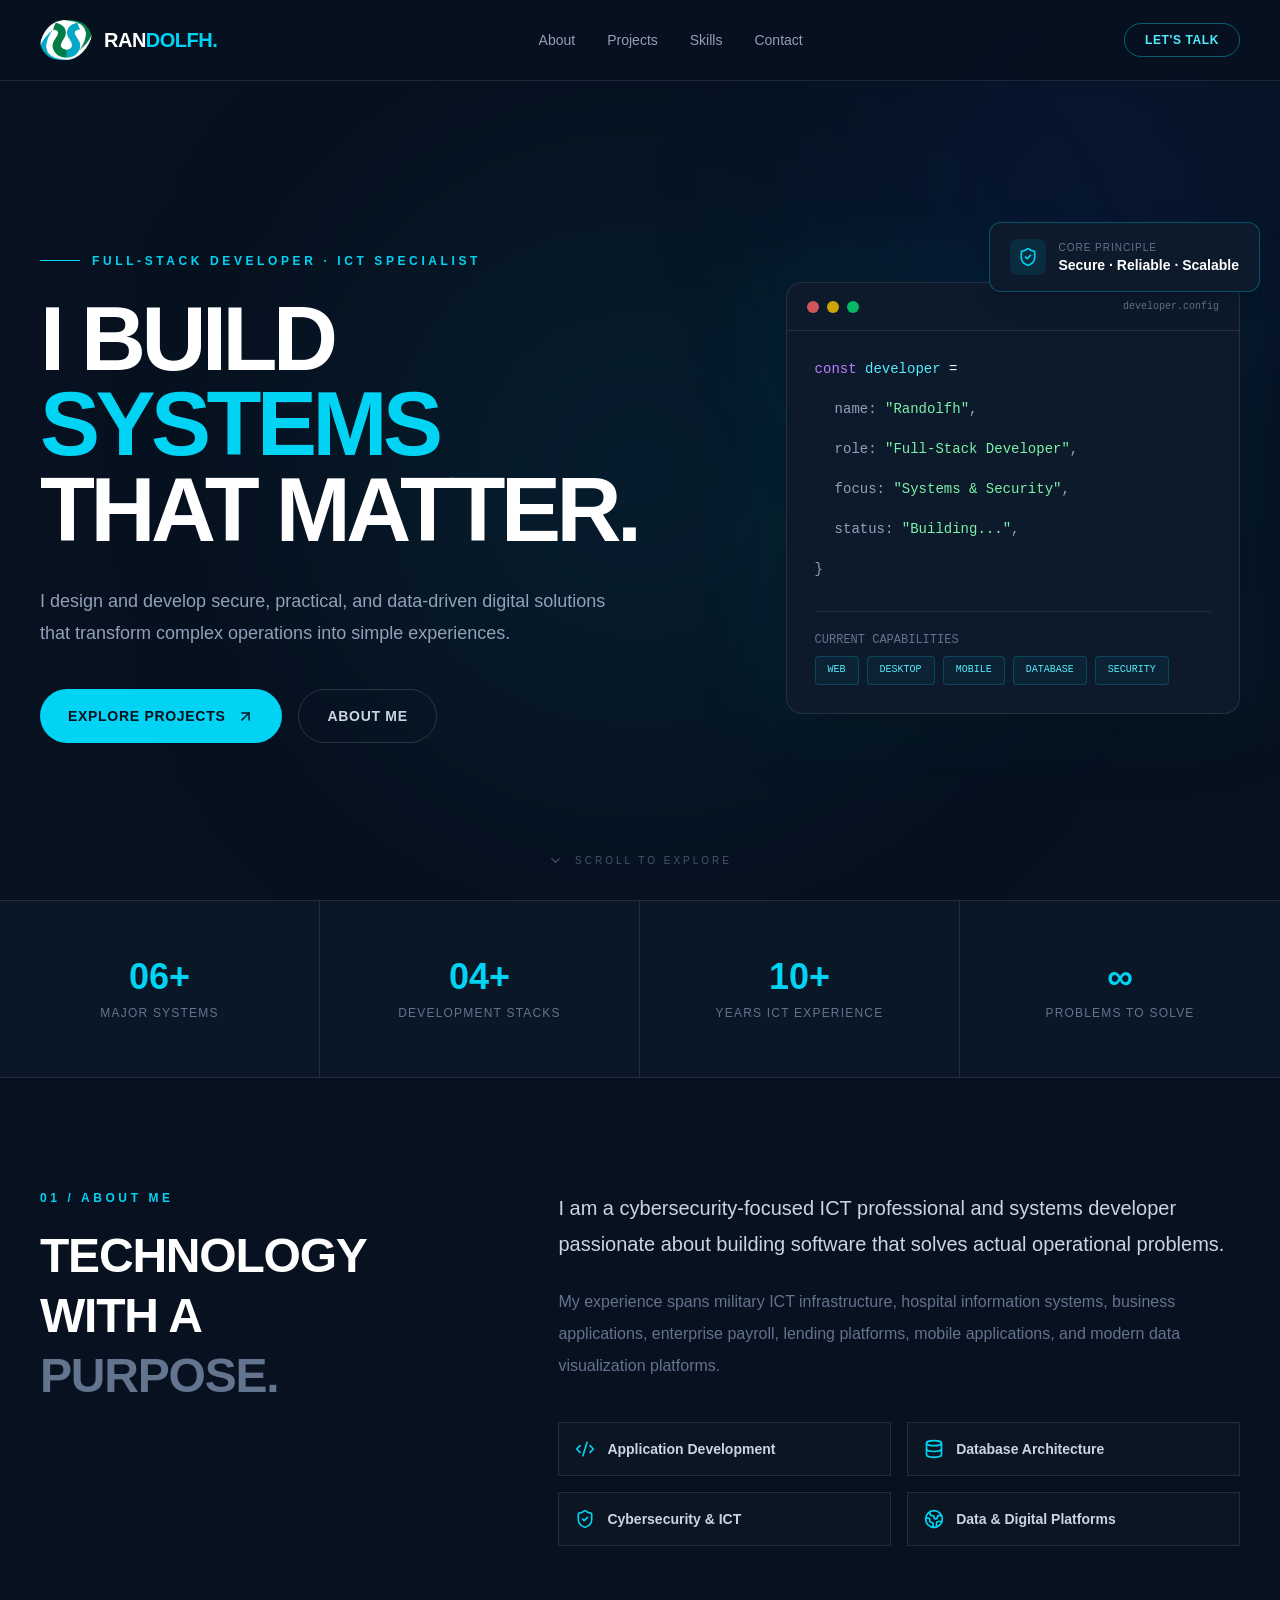
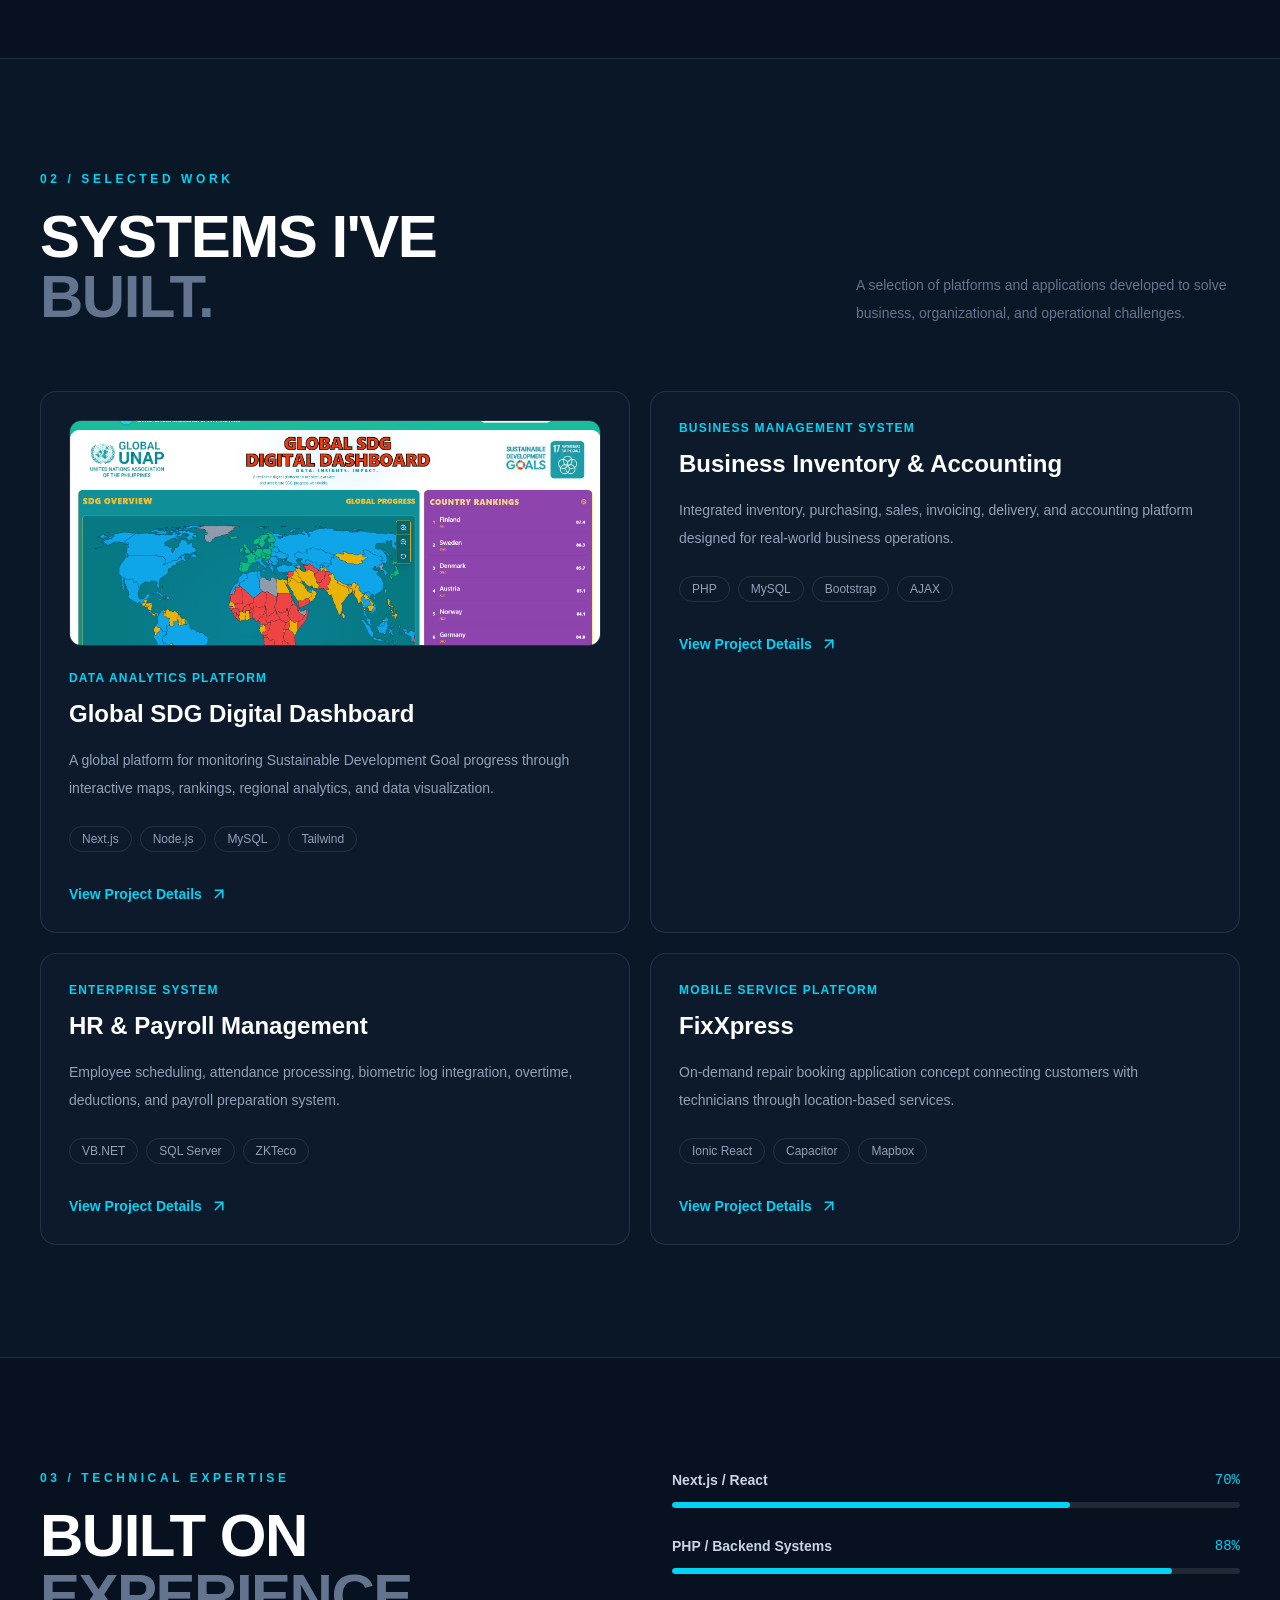
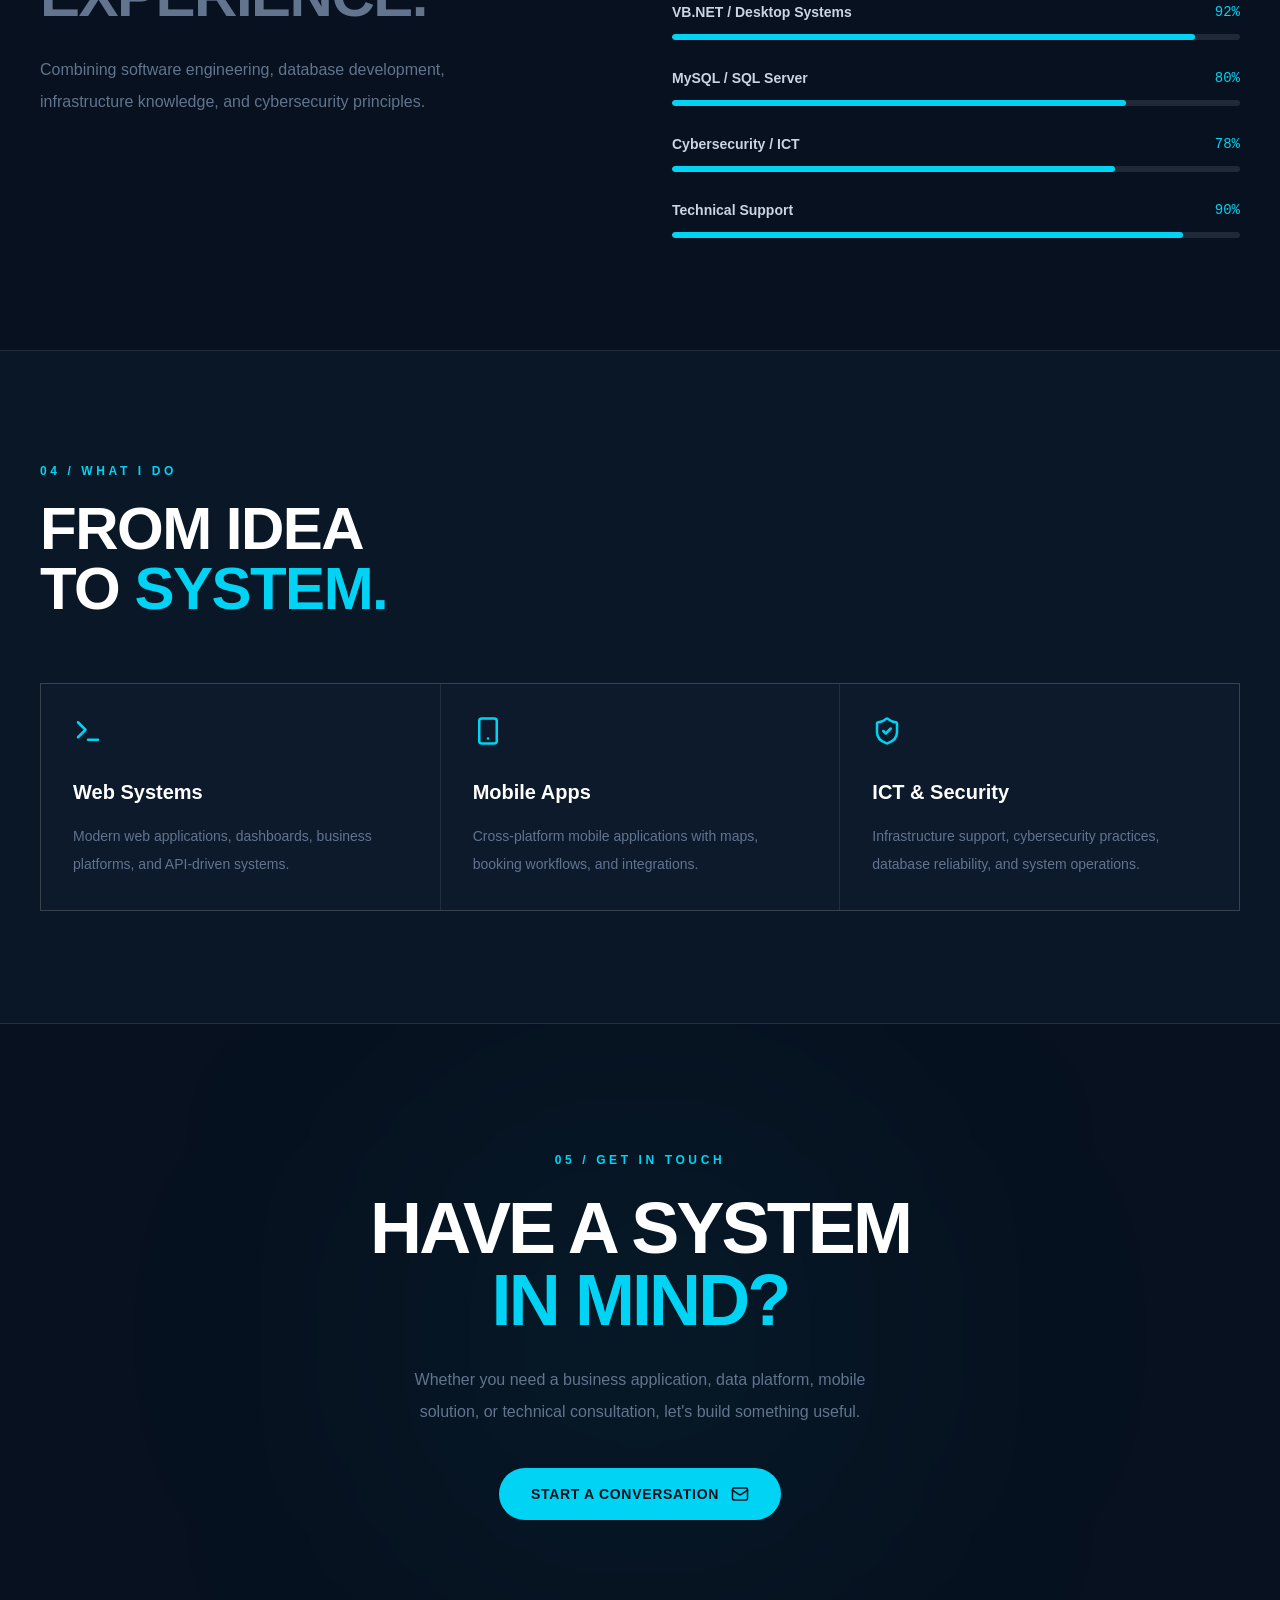
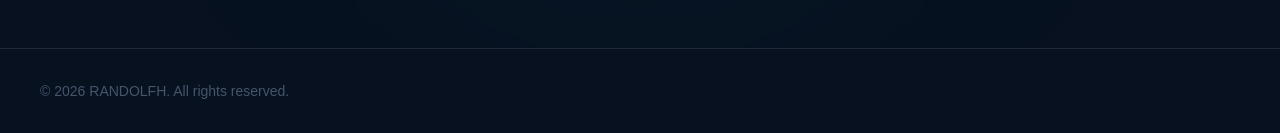
<file: index.html>
<!DOCTYPE html>
<html lang="en" class="geist_a71539c9-module__T19VSG__variable geist_mono_8d43a2aa-module__8Li5zG__variable h-full antialiased">
    <head>
        <meta charSet="utf-8"/>
        <meta name="viewport" content="width=device-width, initial-scale=1"/>
        <link rel="preload" href="_next/static/media/797e433ab948586e-s.p.0r6juujl39pe6.woff2" as="font" crossorigin="" type="font/woff2"/>
        <link rel="preload" href="_next/static/media/caa3a2e1cccd8315-s.p.0wgildi0cnwt9.woff2" as="font" crossorigin="" type="font/woff2"/>
        <link rel="preload" as="image" href="images/RS logo.png"/>
        <link rel="preload" as="image" href="images/Dashboard.png"/>
        <link rel="stylesheet" href="_next/static/chunks/41rwplncpvyce.css" data-precedence="next"/>
        <link rel="preload" as="script" fetchPriority="low" href="_next/static/chunks/310vm2bl3xxpt.js"/>
        <script src="_next/static/chunks/19mx3mg6lkumu.js" async=""></script>
        <script src="_next/static/chunks/27t_qfc-3_lzs.js" async=""></script>
        <script src="_next/static/chunks/1eh83f1trsv72.js" async=""></script>
        <script src="_next/static/chunks/turbopack-0rlo85rq58acr.js" async=""></script>
        <script src="_next/static/chunks/3fntmmi971322.js" async=""></script>
        <script src="_next/static/chunks/3plpqf5s6577p.js" async=""></script>
        <title>Create Next App</title>
        <meta name="description" content="Generated by create next app"/>
        <link rel="icon" href="_next/favicon.ico?favicon.2vob68tjqpejf.ico" sizes="256x256" type="image/x-icon"/>
        <meta name="next-size-adjust" content=""/>
        <script src="_next/static/chunks/0cz1d0mv5g_q7.js" noModule=""></script>
    </head>
    <body class="min-h-full flex flex-col">
        <div hidden="">
            <!--$--><!--/$--></div>
            <main class="min-h-screen bg-[#07111f] text-white selection:bg-cyan-400 selection:text-black">
                <nav class="fixed top-0 z-50 w-full border-b border-white/10 bg-[#07111f]/80 backdrop-blur-xl">
                    <div class="mx-auto flex max-w-7xl items-center justify-between px-6 py-5 lg:px-10">
                        <div class="flex items-center gap-3">
                            <img src="images/RS logo.png" alt="Logo" class="h-10 w-13 rounded-full"/>
                            <a href="#" class="text-xl font-black tracking-tight">RAN<span class="text-cyan-400">DOLFH.</span></a></div>
                            <div class="hidden items-center gap-8 text-sm text-slate-400 md:flex">
                                <a href="#about" class="transition hover:text-cyan-400">About</a>
                                <a href="#projects" class="transition hover:text-cyan-400">Projects</a>
                                <a href="#skills" class="transition hover:text-cyan-400">Skills</a>
                                <a href="#contact" class="transition hover:text-cyan-400">Contact</a></div>
                                <a href="#contact" class="rounded-full border border-cyan-400/40 px-5 py-2 text-xs font-bold uppercase tracking-wider text-cyan-300 transition hover:bg-cyan-400 hover:text-black">Let&#x27;s Talk</a>
                            </div>
                        </nav>
                        <section class="relative flex min-h-screen items-center overflow-hidden px-6 pt-24 lg:px-10">
                            <div class="absolute left-1/2 top-1/4 h-[500px] w-[500px] -translate-x-1/2 rounded-full bg-cyan-500/10 blur-[140px]"></div>
                            <div class="absolute right-0 top-0 h-[400px] w-[400px] rounded-full bg-blue-600/10 blur-[130px]"></div>
                            <div class="relative mx-auto grid w-full max-w-7xl items-center gap-16 lg:grid-cols-[1.2fr_0.8fr]">
                                <div>
                                    <div class="mb-7 flex items-center gap-3">
                                        <span class="h-px w-10 bg-cyan-400"></span>
                                        <span class="text-xs font-bold uppercase tracking-[0.3em] text-cyan-400">Full-Stack Developer · ICT Specialist</span>
                                    </div>
                                    <h1 class="max-w-4xl text-5xl font-black leading-[0.95] tracking-[-0.05em] sm:text-7xl lg:text-[90px]">I BUILD<br/>
                                        <span class="text-cyan-400">SYSTEMS</span><br/>THAT MATTER.</h1>
                                        <p class="mt-8 max-w-xl text-lg leading-8 text-slate-400">I design and develop secure, practical, and data-driven digital solutions that transform complex operations into simple experiences.</p>
                                        <div class="mt-10 flex flex-wrap gap-4">
                                            <a href="#projects" class="group flex items-center gap-3 rounded-full bg-cyan-400 px-7 py-4 text-sm font-black uppercase tracking-wider text-[#07111f] transition hover:bg-cyan-300">Explore Projects<svg xmlns="http://www.w3.org/2000/svg" width="17" height="17" viewBox="0 0 24 24" fill="none" stroke="currentColor" stroke-width="2" stroke-linecap="round" stroke-linejoin="round" class="lucide lucide-arrow-up-right transition group-hover:translate-x-1 group-hover:-translate-y-1" aria-hidden="true">
                                                <path d="M7 7h10v10"></path>
                                                <path d="M7 17 17 7"></path>
                                            </svg>
                                        </a>
                                        <a href="#about" class="rounded-full border border-white/15 px-7 py-4 text-sm font-bold uppercase tracking-wider text-slate-300 transition hover:border-cyan-400 hover:text-cyan-400">About Me</a>
                                    </div>
                                </div>
                                <div class="relative">
                                    <div class="absolute -inset-5 rounded-3xl bg-cyan-400/5 blur-2xl"></div>
                                    <div class="relative overflow-hidden rounded-2xl border border-white/10 bg-[#0c1a2b] shadow-2xl">
                                        <div class="flex items-center justify-between border-b border-white/10 px-5 py-4">
                                            <div class="flex gap-2">
                                                <span class="h-3 w-3 rounded-full bg-red-400/80"></span>
                                                <span class="h-3 w-3 rounded-full bg-yellow-400/80"></span>
                                                <span class="h-3 w-3 rounded-full bg-green-400/80"></span>
                                            </div>
                                                <span class="font-mono text-[10px] text-slate-500">developer.config</span>
                                            </div>
                                            <div class="space-y-5 p-7 font-mono text-sm"><div>
                                                <span class="text-purple-400">const</span> 
                                                <span class="text-cyan-300">developer</span> = <!-- {-->
                                                    </div>
                                                    <div class="pl-5 text-slate-400">name: <span class="text-green-300">&quot;Randolfh&quot;</span>,</div>
                                                    <div class="pl-5 text-slate-400">role: <span class="text-green-300">&quot;Full-Stack Developer&quot;</span>,</div>
                                                    <div class="pl-5 text-slate-400">focus: <span class="text-green-300">&quot;Systems &amp; Security&quot;</span>,</div>
                                                    <div class="pl-5 text-slate-400">status: <span class="text-green-300">&quot;Building...&quot;</span>,</div>
                                                    <div class="text-slate-400">}</div><div class="mt-8 border-t border-white/10 pt-5">
                                                        <div class="mb-2 text-xs text-slate-500">CURRENT CAPABILITIES</div>
                                                        <div class="flex flex-wrap gap-2">
                                                            <span class="rounded border border-cyan-400/20 bg-cyan-400/5 px-3 py-1.5 text-[10px] text-cyan-300">WEB</span>
                                                            <span class="rounded border border-cyan-400/20 bg-cyan-400/5 px-3 py-1.5 text-[10px] text-cyan-300">DESKTOP</span>
                                                            <span class="rounded border border-cyan-400/20 bg-cyan-400/5 px-3 py-1.5 text-[10px] text-cyan-300">MOBILE</span>
                                                            <span class="rounded border border-cyan-400/20 bg-cyan-400/5 px-3 py-1.5 text-[10px] text-cyan-300">DATABASE</span>
                                                            <span class="rounded border border-cyan-400/20 bg-cyan-400/5 px-3 py-1.5 text-[10px] text-cyan-300">SECURITY</span>
                                                        </div>
                                                    </div>
                                                </div>
                                            </div>
                                            <div class="absolute -top-15 -right-5 rounded-xl border border-cyan-400/30 bg-[#0c1a2b] px-5 py-4 shadow-xl">
                                                <div class="flex items-center gap-3">
                                                    <div class="rounded-lg bg-cyan-400/10 p-2 text-cyan-400">
                                                        <svg xmlns="http://www.w3.org/2000/svg" width="20" height="20" viewBox="0 0 24 24" fill="none" stroke="currentColor" stroke-width="2" stroke-linecap="round" stroke-linejoin="round" class="lucide lucide-shield-check" aria-hidden="true">
                                                            <path d="M20 13c0 5-3.5 7.5-7.66 8.95a1 1 0 0 1-.67-.01C7.5 20.5 4 18 4 13V6a1 1 0 0 1 1-1c2 0 4.5-1.2 6.24-2.72a1.17 1.17 0 0 1 1.52 0C14.51 3.81 17 5 19 5a1 1 0 0 1 1 1z">

                                                            </path>
                                                            <path d="m9 12 2 2 4-4"></path>
                                                        </svg>
                                                    </div>
                                                    <div>
                                                        <p class="text-[10px] uppercase tracking-widest text-slate-500">Core Principle</p>
                                                        <p class="text-sm font-bold">Secure · Reliable · Scalable</p>
                                                    </div>
                                                </div>
                                            </div>
                                        </div>
                                    </div>
                                    <div class="absolute bottom-8 left-1/2 hidden -translate-x-1/2 items-center gap-3 text-[10px] uppercase tracking-[0.3em] text-slate-600 md:flex">
                                        <svg xmlns="http://www.w3.org/2000/svg" width="15" height="15" viewBox="0 0 24 24" fill="none" stroke="currentColor" stroke-width="2" stroke-linecap="round" stroke-linejoin="round" class="lucide lucide-chevron-down" aria-hidden="true">
                                            <path d="m6 9 6 6 6-6"></path>
                                        </svg>Scroll to explore
                                    </div>
                                </section>
                                <section class="border-y border-white/10 bg-[#0a1727]">
                                    <div class="mx-auto grid max-w-7xl grid-cols-2 divide-x divide-white/10 lg:grid-cols-4">
                                        <div class="px-6 py-10 text-center lg:py-14">
                                            <div class="text-3xl font-black text-cyan-400 lg:text-4xl">06+</div>
                                            <div class="mt-2 text-xs uppercase tracking-widest text-slate-500">Major Systems</div>
                                        </div>
                                        <div class="px-6 py-10 text-center lg:py-14">
                                            <div class="text-3xl font-black text-cyan-400 lg:text-4xl">04+</div>
                                            <div class="mt-2 text-xs uppercase tracking-widest text-slate-500">Development Stacks</div>
                                        </div>
                                        <div class="px-6 py-10 text-center lg:py-14">
                                            <div class="text-3xl font-black text-cyan-400 lg:text-4xl">10+</div>
                                            <div class="mt-2 text-xs uppercase tracking-widest text-slate-500">Years ICT Experience</div>
                                        </div>
                                        <div class="px-6 py-10 text-center lg:py-14">
                                            <div class="text-3xl font-black text-cyan-400 lg:text-4xl">∞</div>
                                            <div class="mt-2 text-xs uppercase tracking-widest text-slate-500">Problems to Solve</div>
                                        </div>
                                    </div>
                                </section>
                                <section id="about" class="mx-auto max-w-7xl px-6 py-28 lg:px-10">
                                    <div class="grid gap-16 lg:grid-cols-[0.8fr_1.2fr]">
                                        <div>
                                            <p class="mb-5 text-xs font-bold uppercase tracking-[0.3em] text-cyan-400">01 / About Me</p>
                                            <h2 class="text-4xl font-black leading-tight tracking-tight sm:text-5xl">TECHNOLOGY<br/>WITH A<br/>
                                                <span class="text-slate-500">PURPOSE.</span>
                                            </h2>
                                        </div>
                                        <div>
                                            <p class="text-xl leading-9 text-slate-300">I am a cybersecurity-focused ICT professional and systems developer passionate about building software that solves actual operational problems.</p>
                                            <p class="mt-6 leading-8 text-slate-500">My experience spans military ICT infrastructure, hospital information systems, business applications, enterprise payroll, lending platforms, mobile applications, and modern data visualization platforms.</p>
                                            <div class="mt-10 grid gap-4 sm:grid-cols-2">
                                                <div class="flex items-center gap-3 border border-white/10 bg-white/[0.02] p-4">
                                                    <svg xmlns="http://www.w3.org/2000/svg" width="20" height="20" viewBox="0 0 24 24" fill="none" stroke="currentColor" stroke-width="2" stroke-linecap="round" stroke-linejoin="round" class="lucide lucide-code-xml lucide-code-2 text-cyan-400" aria-hidden="true">
                                                        <path d="m18 16 4-4-4-4"></path>
                                                        <path d="m6 8-4 4 4 4"></path>
                                                        <path d="m14.5 4-5 16"></path>
                                                    </svg>
                                                    <span class="text-sm font-semibold text-slate-300">Application Development</span>
                                                </div>
                                                <div class="flex items-center gap-3 border border-white/10 bg-white/[0.02] p-4">
                                                    <svg xmlns="http://www.w3.org/2000/svg" width="20" height="20" viewBox="0 0 24 24" fill="none" stroke="currentColor" stroke-width="2" stroke-linecap="round" stroke-linejoin="round" class="lucide lucide-database text-cyan-400" aria-hidden="true">
                                                        <ellipse cx="12" cy="5" rx="9" ry="3"></ellipse>
                                                        <path d="M3 5V19A9 3 0 0 0 21 19V5"></path>
                                                        <path d="M3 12A9 3 0 0 0 21 12"></path>
                                                    </svg>
                                                    <span class="text-sm font-semibold text-slate-300">Database Architecture</span>
                                                </div>
                                                <div class="flex items-center gap-3 border border-white/10 bg-white/[0.02] p-4">
                                                    <svg xmlns="http://www.w3.org/2000/svg" width="20" height="20" viewBox="0 0 24 24" fill="none" stroke="currentColor" stroke-width="2" stroke-linecap="round" stroke-linejoin="round" class="lucide lucide-shield-check text-cyan-400" aria-hidden="true">
                                                        <path d="M20 13c0 5-3.5 7.5-7.66 8.95a1 1 0 0 1-.67-.01C7.5 20.5 4 18 4 13V6a1 1 0 0 1 1-1c2 0 4.5-1.2 6.24-2.72a1.17 1.17 0 0 1 1.52 0C14.51 3.81 17 5 19 5a1 1 0 0 1 1 1z"></path>
                                                        <path d="m9 12 2 2 4-4"></path>
                                                    </svg>
                                                    <span class="text-sm font-semibold text-slate-300">Cybersecurity &amp; ICT</span>
                                                </div>
                                                <div class="flex items-center gap-3 border border-white/10 bg-white/[0.02] p-4">
                                                    <svg xmlns="http://www.w3.org/2000/svg" width="20" height="20" viewBox="0 0 24 24" fill="none" stroke="currentColor" stroke-width="2" stroke-linecap="round" stroke-linejoin="round" class="lucide lucide-earth lucide-globe-2 text-cyan-400" aria-hidden="true">
                                                        <path d="M21.54 15H17a2 2 0 0 0-2 2v4.54"></path>
                                                        <path d="M7 3.34V5a3 3 0 0 0 3 3a2 2 0 0 1 2 2c0 1.1.9 2 2 2a2 2 0 0 0 2-2c0-1.1.9-2 2-2h3.17"></path>
                                                        <path d="M11 21.95V18a2 2 0 0 0-2-2a2 2 0 0 1-2-2v-1a2 2 0 0 0-2-2H2.05"></path>
                                                        <circle cx="12" cy="12" r="10"></circle>
                                                    </svg>
                                                    <span class="text-sm font-semibold text-slate-300">Data &amp; Digital Platforms</span>
                                                </div>
                                            </div>
                                        </div>
                                    </div>
                                </section>
                                <section id="projects" class="border-y border-white/10 bg-[#0a1727]">
                                    <div class="mx-auto max-w-7xl px-6 py-28 lg:px-10">
                                        <div class="mb-16 flex flex-col justify-between gap-6 md:flex-row md:items-end">
                                            <div>
                                                <p class="mb-5 text-xs font-bold uppercase tracking-[0.3em] text-cyan-400">02 / Selected Work</p>
                                                <h2 class="text-4xl font-black tracking-tight sm:text-6xl">SYSTEMS I&#x27;VE<br/>
                                                    <span class="text-slate-500">BUILT.</span>
                                                </h2>
                                            </div>
                                            <p class="max-w-sm text-sm leading-7 text-slate-500">A selection of platforms and applications developed to solve business, organizational, and operational challenges.</p>
                                        </div>
                                        <div class="grid gap-5 md:grid-cols-2">
                                            <a class="group relative block overflow-hidden rounded-2xl border border-white/10 bg-[#0c1a2b] p-7 transition duration-500 hover:-translate-y-1 hover:border-cyan-400/40" href="projects/meatshop-pos.html">
                                                <div class="mb-6 overflow-hidden rounded-xl border border-white/10">
                                                    <img src="images/Dashboard.png" alt="Global SDG Digital Dashboard" class="h-56 w-full object-cover transition duration-500 group-hover:scale-105"/>
                                                </div>
                                                <p class="text-xs font-bold tracking-widest text-cyan-400">DATA ANALYTICS PLATFORM</p>
                                                <h3 class="mt-3 text-2xl font-black text-white">Global SDG Digital Dashboard</h3>
                                                <p class="mt-4 text-sm leading-7 text-slate-400">A global platform for monitoring Sustainable Development Goal progress through interactive maps, rankings, regional analytics, and data visualization.</p>
                                                <div class="mt-6 flex flex-wrap gap-2">
                                                    <span class="rounded-full border border-white/10 px-3 py-1 text-xs text-slate-400">Next.js</span>
                                                    <span class="rounded-full border border-white/10 px-3 py-1 text-xs text-slate-400">Node.js</span>
                                                    <span class="rounded-full border border-white/10 px-3 py-1 text-xs text-slate-400">MySQL</span>
                                                    <span class="rounded-full border border-white/10 px-3 py-1 text-xs text-slate-400">Tailwind</span>
                                                </div>
                                                <div class="mt-8 flex items-center gap-2 text-sm font-bold text-cyan-400">View Project Details
                                                    <svg xmlns="http://www.w3.org/2000/svg" width="18" height="18" viewBox="0 0 24 24" fill="none" stroke="currentColor" stroke-width="2" stroke-linecap="round" stroke-linejoin="round" class="lucide lucide-arrow-up-right transition group-hover:translate-x-1 group-hover:-translate-y-1" aria-hidden="true">
                                                        <path d="M7 7h10v10"></path>
                                                        <path d="M7 17 17 7"></path>
                                                    </svg>
                                                </div>
                                            </a>
                                            <a class="group relative block overflow-hidden rounded-2xl border border-white/10 bg-[#0c1a2b] p-7 transition duration-500 hover:-translate-y-1 hover:border-cyan-400/40" href="projects/meatshop-pos.html">
                                                <p class="text-xs font-bold tracking-widest text-cyan-400">BUSINESS MANAGEMENT SYSTEM</p>
                                                <h3 class="mt-3 text-2xl font-black text-white">Business Inventory &amp; Accounting</h3>
                                                <p class="mt-4 text-sm leading-7 text-slate-400">Integrated inventory, purchasing, sales, invoicing, delivery, and accounting platform designed for real-world business operations.</p>
                                                <div class="mt-6 flex flex-wrap gap-2">
                                                    <span class="rounded-full border border-white/10 px-3 py-1 text-xs text-slate-400">PHP</span>
                                                    <span class="rounded-full border border-white/10 px-3 py-1 text-xs text-slate-400">MySQL</span>
                                                    <span class="rounded-full border border-white/10 px-3 py-1 text-xs text-slate-400">Bootstrap</span>
                                                    <span class="rounded-full border border-white/10 px-3 py-1 text-xs text-slate-400">AJAX</span>
                                                </div>
                                                <div class="mt-8 flex items-center gap-2 text-sm font-bold text-cyan-400">View Project Details
                                                    <svg xmlns="http://www.w3.org/2000/svg" width="18" height="18" viewBox="0 0 24 24" fill="none" stroke="currentColor" stroke-width="2" stroke-linecap="round" stroke-linejoin="round" class="lucide lucide-arrow-up-right transition group-hover:translate-x-1 group-hover:-translate-y-1" aria-hidden="true">
                                                        <path d="M7 7h10v10"></path>
                                                        <path d="M7 17 17 7"></path>
                                                    </svg>
                                                </div>
                                            </a>
                                            <a class="group relative block overflow-hidden rounded-2xl border border-white/10 bg-[#0c1a2b] p-7 transition duration-500 hover:-translate-y-1 hover:border-cyan-400/40" href="projects/meatshop-pos.html">
                                                <p class="text-xs font-bold tracking-widest text-cyan-400">ENTERPRISE SYSTEM</p>
                                                <h3 class="mt-3 text-2xl font-black text-white">HR &amp; Payroll Management</h3>
                                                <p class="mt-4 text-sm leading-7 text-slate-400">Employee scheduling, attendance processing, biometric log integration, overtime, deductions, and payroll preparation system.</p>
                                                <div class="mt-6 flex flex-wrap gap-2">
                                                    <span class="rounded-full border border-white/10 px-3 py-1 text-xs text-slate-400">VB.NET</span>
                                                    <span class="rounded-full border border-white/10 px-3 py-1 text-xs text-slate-400">SQL Server</span>
                                                    <span class="rounded-full border border-white/10 px-3 py-1 text-xs text-slate-400">ZKTeco</span>
                                                </div>
                                                <div class="mt-8 flex items-center gap-2 text-sm font-bold text-cyan-400">View Project Details
                                                    <svg xmlns="http://www.w3.org/2000/svg" width="18" height="18" viewBox="0 0 24 24" fill="none" stroke="currentColor" stroke-width="2" stroke-linecap="round" stroke-linejoin="round" class="lucide lucide-arrow-up-right transition group-hover:translate-x-1 group-hover:-translate-y-1" aria-hidden="true">
                                                        <path d="M7 7h10v10"></path>
                                                        <path d="M7 17 17 7"></path>
                                                    </svg>
                                                </div>
                                            </a>
                                            <a class="group relative block overflow-hidden rounded-2xl border border-white/10 bg-[#0c1a2b] p-7 transition duration-500 hover:-translate-y-1 hover:border-cyan-400/40" href="projects/fixxpress.html">
                                                <p class="text-xs font-bold tracking-widest text-cyan-400">MOBILE SERVICE PLATFORM</p>
                                                <h3 class="mt-3 text-2xl font-black text-white">FixXpress</h3>
                                                <p class="mt-4 text-sm leading-7 text-slate-400">On-demand repair booking application concept connecting customers with technicians through location-based services.</p>
                                                <div class="mt-6 flex flex-wrap gap-2">
                                                    <span class="rounded-full border border-white/10 px-3 py-1 text-xs text-slate-400">Ionic React</span>
                                                    <span class="rounded-full border border-white/10 px-3 py-1 text-xs text-slate-400">Capacitor</span>
                                                    <span class="rounded-full border border-white/10 px-3 py-1 text-xs text-slate-400">Mapbox</span>
                                                </div>
                                                <div class="mt-8 flex items-center gap-2 text-sm font-bold text-cyan-400">View Project Details
                                                    <svg xmlns="http://www.w3.org/2000/svg" width="18" height="18" viewBox="0 0 24 24" fill="none" stroke="currentColor" stroke-width="2" stroke-linecap="round" stroke-linejoin="round" class="lucide lucide-arrow-up-right transition group-hover:translate-x-1 group-hover:-translate-y-1" aria-hidden="true">
                                                        <path d="M7 7h10v10"></path>
                                                        <path d="M7 17 17 7"></path>
                                                    </svg>
                                                </div>
                                            </a>
                                        </div>
                                    </div>
                                </section>
                                <section id="skills" class="mx-auto max-w-7xl px-6 py-28 lg:px-10">
                                    <div class="grid gap-16 lg:grid-cols-2">
                                        <div>
                                            <p class="mb-5 text-xs font-bold uppercase tracking-[0.3em] text-cyan-400">03 / Technical Expertise</p>
                                            <h2 class="text-4xl font-black tracking-tight sm:text-6xl">BUILT ON<br/>
                                                <span class="text-slate-500">EXPERIENCE.</span>
                                            </h2>
                                            <p class="mt-7 max-w-md leading-8 text-slate-500">Combining software engineering, database development, infrastructure knowledge, and cybersecurity principles.</p>
                                        </div>
                                        <div class="space-y-7">
                                            <div>
                                                <div class="mb-3 flex justify-between text-sm">
                                                    <span class="font-semibold text-slate-300">Next.js / React</span>
                                                    <span class="font-mono text-cyan-400">70%</span>
                                                </div>
                                                <div class="h-1.5 overflow-hidden rounded-full bg-white/10">
                                                    <div class="h-full rounded-full bg-cyan-400" style="width:70%">

                                                    </div>
                                                </div>
                                            </div>
                                            <div>
                                                <div class="mb-3 flex justify-between text-sm">
                                                    <span class="font-semibold text-slate-300">PHP / Backend Systems</span>
                                                    <span class="font-mono text-cyan-400">88%</span>
                                                </div>
                                                <div class="h-1.5 overflow-hidden rounded-full bg-white/10">
                                                    <div class="h-full rounded-full bg-cyan-400" style="width:88%">

                                                    </div>
                                                </div>
                                            </div>
                                            <div>
                                                <div class="mb-3 flex justify-between text-sm">
                                                    <span class="font-semibold text-slate-300">VB.NET / Desktop Systems</span>
                                                    <span class="font-mono text-cyan-400">92%</span>
                                                </div>
                                                <div class="h-1.5 overflow-hidden rounded-full bg-white/10">
                                                    <div class="h-full rounded-full bg-cyan-400" style="width:92%">

                                                    </div>
                                                </div>
                                            </div>
                                            <div>
                                                <div class="mb-3 flex justify-between text-sm">
                                                    <span class="font-semibold text-slate-300">MySQL / SQL Server</span>
                                                    <span class="font-mono text-cyan-400">80%</span>
                                                </div>
                                                <div class="h-1.5 overflow-hidden rounded-full bg-white/10">
                                                    <div class="h-full rounded-full bg-cyan-400" style="width:80%"></div>
                                                </div>
                                            </div>
                                            <div>
                                                <div class="mb-3 flex justify-between text-sm">
                                                    <span class="font-semibold text-slate-300">Cybersecurity / ICT</span>
                                                    <span class="font-mono text-cyan-400">78%</span>
                                                </div>
                                                <div class="h-1.5 overflow-hidden rounded-full bg-white/10">
                                                    <div class="h-full rounded-full bg-cyan-400" style="width:78%"></div>
                                                </div>
                                            </div>
                                            <div>
                                                <div class="mb-3 flex justify-between text-sm">
                                                    <span class="font-semibold text-slate-300">Technical Support</span>
                                                    <span class="font-mono text-cyan-400">90%</span>
                                                </div>
                                                <div class="h-1.5 overflow-hidden rounded-full bg-white/10">
                                                    <div class="h-full rounded-full bg-cyan-400" style="width:90%"></div>
                                                </div>
                                            </div>
                                        </div>
                                    </div>
                                </section>
                                <section class="border-y border-white/10 bg-[#0a1727]">
                                    <div class="mx-auto max-w-7xl px-6 py-28 lg:px-10">
                                        <p class="mb-5 text-xs font-bold uppercase tracking-[0.3em] text-cyan-400">04 / What I Do</p>
                                        <h2 class="mb-16 text-4xl font-black tracking-tight sm:text-6xl">FROM IDEA<br/>TO 
                                            <span class="text-cyan-400">SYSTEM.</span>
                                        </h2>
                                        <div class="grid gap-px overflow-hidden border border-white/10 bg-white/10 md:grid-cols-3">
                                            <div class="bg-[#0c1a2b] p-8 transition hover:bg-[#102238]">
                                                <svg xmlns="http://www.w3.org/2000/svg" width="30" height="30" viewBox="0 0 24 24" fill="none" stroke="currentColor" stroke-width="2" stroke-linecap="round" stroke-linejoin="round" class="lucide lucide-terminal mb-8 text-cyan-400" aria-hidden="true">
                                                    <path d="M12 19h8"></path>
                                                    <path d="m4 17 6-6-6-6"></path>
                                                </svg>
                                                <h3 class="text-xl font-black">Web Systems</h3>
                                                <p class="mt-4 text-sm leading-7 text-slate-500">Modern web applications, dashboards, business platforms, and API-driven systems.</p>
                                            </div>
                                            <div class="bg-[#0c1a2b] p-8 transition hover:bg-[#102238]">
                                                <svg xmlns="http://www.w3.org/2000/svg" width="30" height="30" viewBox="0 0 24 24" fill="none" stroke="currentColor" stroke-width="2" stroke-linecap="round" stroke-linejoin="round" class="lucide lucide-smartphone mb-8 text-cyan-400" aria-hidden="true">
                                                    <rect width="14" height="20" x="5" y="2" rx="2" ry="2"></rect>
                                                    <path d="M12 18h.01"></path>
                                                </svg>
                                                <h3 class="text-xl font-black">Mobile Apps</h3>
                                                <p class="mt-4 text-sm leading-7 text-slate-500">Cross-platform mobile applications with maps, booking workflows, and integrations.</p>
                                            </div>
                                            <div class="bg-[#0c1a2b] p-8 transition hover:bg-[#102238]">
                                                <svg xmlns="http://www.w3.org/2000/svg" width="30" height="30" viewBox="0 0 24 24" fill="none" stroke="currentColor" stroke-width="2" stroke-linecap="round" stroke-linejoin="round" class="lucide lucide-shield-check mb-8 text-cyan-400" aria-hidden="true">
                                                    <path d="M20 13c0 5-3.5 7.5-7.66 8.95a1 1 0 0 1-.67-.01C7.5 20.5 4 18 4 13V6a1 1 0 0 1 1-1c2 0 4.5-1.2 6.24-2.72a1.17 1.17 0 0 1 1.52 0C14.51 3.81 17 5 19 5a1 1 0 0 1 1 1z"></path>
                                                    <path d="m9 12 2 2 4-4"></path>
                                                </svg>
                                                <h3 class="text-xl font-black">ICT &amp; Security</h3>
                                                <p class="mt-4 text-sm leading-7 text-slate-500">Infrastructure support, cybersecurity practices, database reliability, and system operations.</p>
                                            </div>
                                        </div>
                                    </div>
                                </section>
                                <section id="contact" class="relative overflow-hidden px-6 py-32 lg:px-10">
                                    <div class="absolute left-1/2 top-1/2 h-[500px] w-[500px] -translate-x-1/2 -translate-y-1/2 rounded-full bg-cyan-400/5 blur-[140px]"></div>
                                    <div class="relative mx-auto max-w-4xl text-center">
                                        <p class="mb-6 text-xs font-bold uppercase tracking-[0.3em] text-cyan-400">05 / Get In Touch</p>
                                        <h2 class="text-5xl font-black tracking-[-0.04em] sm:text-7xl">HAVE A SYSTEM<br/>
                                            <span class="text-cyan-400">IN MIND?</span></h2>
                                            <p class="mx-auto mt-7 max-w-lg leading-8 text-slate-500">Whether you need a business application, data platform, mobile solution, or technical consultation, let&#x27;s build something useful.</p>
                                            <a href="mailto:your@email.com" class="mt-10 inline-flex items-center gap-3 rounded-full bg-cyan-400 px-8 py-4 text-sm font-black uppercase tracking-wider text-[#07111f] transition hover:bg-cyan-300">Start a Conversation
                                                <svg xmlns="http://www.w3.org/2000/svg" width="18" height="18" viewBox="0 0 24 24" fill="none" stroke="currentColor" stroke-width="2" stroke-linecap="round" stroke-linejoin="round" class="lucide lucide-mail" aria-hidden="true">
                                                    <path d="m22 7-8.991 5.727a2 2 0 0 1-2.009 0L2 7"></path>
                                                    <rect x="2" y="4" width="20" height="16" rx="2"></rect>
                                                </svg>
                                            </a>
                                        </div>
                                    </section>
                                    <footer class="border-t border-white/10 px-6 py-8 lg:px-10">
                                        <div class="mx-auto flex max-w-7xl flex-col justify-between gap-5 text-sm text-slate-600 md:flex-row md:items-center">
                                            <div>© <!-- -->2026<!-- --> RANDOLFH. All rights reserved.</div></div>
                                        </footer>
                                    </main><!--$--><!--/$-->
                                    <script src="_next/static/chunks/310vm2bl3xxpt.js" id="_R_" async=""></script>
                                    <script>(self.__next_f=self.__next_f||[]).push([0])</script>
                                    <script>self.__next_f.push([1,"1:\"$Sreact.fragment\"\n2:I[39756,[\"_next/static/chunks/3fntmmi971322.js\"],\"default\"]\n3:I[37457,[\"_next/static/chunks/3fntmmi971322.js\"],\"default\"]\n4:I[47257,[\"_next/static/chunks/3fntmmi971322.js\"],\"ClientPageRoot\"]\n5:I[31713,[\"_next/static/chunks/3fntmmi971322.js\",\"_next/static/chunks/3plpqf5s6577p.js\"],\"default\"]\n8:I[97367,[\"_next/static/chunks/3fntmmi971322.js\"],\"OutletBoundary\"]\n9:\"$Sreact.suspense\"\nb:I[97367,[\"_next/static/chunks/3fntmmi971322.js\"],\"ViewportBoundary\"]\nd:I[97367,[\"_next/static/chunks/3fntmmi971322.js\"],\"MetadataBoundary\"]\nf:I[68027,[\"_next/static/chunks/3fntmmi971322.js\"],\"default\",1]\n:HL[\"_next/static/chunks/41rwplncpvyce.css\",\"style\"]\n:HL[\"_next/static/media/797e433ab948586e-s.p.0r6juujl39pe6.woff2\",\"font\",{\"crossOrigin\":\"\",\"type\":\"font/woff2\"}]\n:HL[\"_next/static/media/caa3a2e1cccd8315-s.p.0wgildi0cnwt9.woff2\",\"font\",{\"crossOrigin\":\"\",\"type\":\"font/woff2\"}]\n0:{\"P\":null,\"c\":[\"\",\"\"],\"q\":\"\",\"i\":false,\"f\":[[[\"\",{\"children\":[\"__PAGE__\",{},\"$undefined\",\"$undefined\",4608]},\"$undefined\",\"$undefined\",4624],[[\"$\",\"$1\",\"c\",{\"children\":[[[\"$\",\"link\",\"0\",{\"rel\":\"stylesheet\",\"href\":\"_next/static/chunks/41rwplncpvyce.css\",\"precedence\":\"next\",\"crossOrigin\":\"$undefined\",\"nonce\":\"$undefined\"}],[\"$\",\"script\",\"script-0\",{\"src\":\"_next/static/chunks/3fntmmi971322.js\",\"async\":true,\"nonce\":\"$undefined\"}]],[\"$\",\"html\",null,{\"lang\":\"en\",\"className\":\"geist_a71539c9-module__T19VSG__variable geist_mono_8d43a2aa-module__8Li5zG__variable h-full antialiased\",\"children\":[\"$\",\"body\",null,{\"className\":\"min-h-full flex flex-col\",\"children\":[\"$\",\"$L2\",null,{\"parallelRouterKey\":\"children\",\"error\":\"$undefined\",\"errorStyles\":\"$undefined\",\"errorScripts\":\"$undefined\",\"template\":[\"$\",\"$L3\",null,{}],\"templateStyles\":\"$undefined\",\"templateScripts\":\"$undefined\",\"notFound\":[[[\"$\",\"title\",null,{\"children\":\"404: This page could not be found.\"}],[\"$\",\"div\",null,{\"style\":{\"fontFamily\":\"system-ui,\\\"Segoe UI\\\",Roboto,Helvetica,Arial,sans-serif,\\\"Apple Color Emoji\\\",\\\"Segoe UI Emoji\\\"\",\"height\":\"100vh\",\"textAlign\":\"center\",\"display\":\"flex\",\"flexDirection\":\"column\",\"alignItems\":\"center\",\"justifyContent\":\"center\"},\"children\":[\"$\",\"div\",null,{\"children\":[[\"$\",\"style\",null,{\"dangerouslySetInnerHTML\":{\"__html\":\"body{color:#000;background:#fff;margin:0}.next-error-h1{border-right:1px solid rgba(0,0,0,.3)}@media (prefers-color-scheme:dark){body{color:#fff;background:#000}.next-error-h1{border-right:1px solid rgba(255,255,255,.3)}}\"}}],[\"$\",\"h1\",null,{\"className\":\"next-error-h1\",\"style\":{\"display\":\"inline-block\",\"margin\":\"0 20px 0 0\",\"padding\":\"0 23px 0 0\",\"fontSize\":24,\"fontWeight\":500,\"verticalAlign\":\"top\",\"lineHeight\":\"49px\"},\"children\":404}],[\"$\",\"div\",null,{\"style\":{\"display\":\"inline-block\"},\"children\":[\"$\",\"h2\",null,{\"style\":{\"fontSize\":14,\"fontWeight\":400,\"lineHeight\":\"49px\",\"margin\":0},\"children\":\"This page could not be found.\"}]}]]}]}]],[]],\"forbidden\":\"$undefined\",\"unauthorized\":\"$undefined\"}]}]}]]}],{\"children\":[[\"$\",\"$1\",\"c\",{\"children\":[[\"$\",\"$L4\",null,{\"Component\":\"$5\",\"serverProvidedParams\":{\"searchParams\":{},\"params\":{},\"promises\":[\"$@6\",\"$@7\"]}}],[[\"$\",\"script\",\"script-0\",{\"src\":\"_next/static/chunks/3plpqf5s6577p.js\",\"async\":true,\"nonce\":\"$undefined\"}]],[\"$\",\"$L8\",null,{\"children\":[\"$\",\"$9\",null,{\"name\":\"Next.MetadataOutlet\",\"children\":\"$@a\"}]}]]}],{},null,false,null]},null,false,null],[\"$\",\"$1\",\"h\",{\"children\":[null,[\"$\",\"$Lb\",null,{\"children\":\"$Lc\"}],[\"$\",\"div\",null,{\"hidden\":true,\"children\":[\"$\",\"$Ld\",null,{\"children\":[\"$\",\"$9\",null,{\"name\":\"Next.Metadata\",\"children\":\"$Le\"}]}]}],[\"$\",\"meta\",null,{\"name\":\"next-size-adjust\",\"content\":\"\"}]]}],false]],\"m\":\"$undefined\",\"G\":[\"$f\",[[\"$\",\"link\",\"0\",{\"rel\":\"stylesheet\",\"href\":\"_next/static/chunks/41rwplncpvyce.css\",\"precedence\":\"next\",\"crossOrigin\":\"$undefined\",\"nonce\":\"$undefined\"}]]],\"S\":true,\"h\":null,\"r\":\"$undefined\",\"s\":\"$undefined\",\"a\":\"$undefined\",\"l\":\"$undefined\",\"p\":\"$undefined\",\"d\":\"$undefined\",\"b\":\"NYu_V3yoErBgXeK3QWkUi\"}\n6:{}\n7:\"$0:f:0:1:1:children:0:props:children:0:props:serverProvidedParams:params\"\nc:[[\"$\",\"meta\",\"0\",{\"charSet\":\"utf-8\"}],[\"$\",\"meta\",\"1\",{\"name\":\"viewport\",\"content\":\"width=device-width, initial-scale=1\"}]]\n10:I[27201,[\"_next/static/chunks/3fntmmi971322.js\"],\"IconMark\"]\na:null\ne:[[\"$\",\"title\",\"0\",{\"children\":\"Create Next App\"}],[\"$\",\"meta\",\"1\",{\"name\":\"description\",\"content\":\"Generated by create next app\"}],[\"$\",\"link\",\"2\",{\"rel\":\"icon\",\"href\":\"/favicon.ico?favicon.2vob68tjqpejf.ico\",\"sizes\":\"256x256\",\"type\":\"image/x-icon\"}],[\"$\",\"$L10\",\"3\",{}]]\n"])</script>
                                </body>
                                </html>
</file>
<file: _next/static/chunks/41rwplncpvyce.css>
@font-face{font-family:Geist;font-style:normal;font-weight:100 900;font-display:swap;src:url(../media/fef07dbb0973bf53-s.3p2_lha1f2xer.woff2)format("woff2");unicode-range:U+460-52F,U+1C80-1C8A,U+20B4,U+2DE0-2DFF,U+A640-A69F,U+FE2E-FE2F}@font-face{font-family:Geist;font-style:normal;font-weight:100 900;font-display:swap;src:url(../media/8a480f0b521d4e75-s.1qq4vpdcun5oj.woff2)format("woff2");unicode-range:U+301,U+400-45F,U+490-491,U+4B0-4B1,U+2116}@font-face{font-family:Geist;font-style:normal;font-weight:100 900;font-display:swap;src:url(../media/53b9e256198e5412-s.390ncx5urfkfu.woff2)format("woff2");unicode-range:U+102-103,U+110-111,U+128-129,U+168-169,U+1A0-1A1,U+1AF-1B0,U+300-301,U+303-304,U+308-309,U+323,U+329,U+1EA0-1EF9,U+20AB}@font-face{font-family:Geist;font-style:normal;font-weight:100 900;font-display:swap;src:url(../media/7178b3e590c64307-s.21jp631_3pja2.woff2)format("woff2");unicode-range:U+100-2BA,U+2BD-2C5,U+2C7-2CC,U+2CE-2D7,U+2DD-2FF,U+304,U+308,U+329,U+1D00-1DBF,U+1E00-1E9F,U+1EF2-1EFF,U+2020,U+20A0-20AB,U+20AD-20C4,U+2113,U+2C60-2C7F,U+A720-A7FF}@font-face{font-family:Geist;font-style:normal;font-weight:100 900;font-display:swap;src:url(../media/caa3a2e1cccd8315-s.p.0wgildi0cnwt9.woff2)format("woff2");unicode-range:U+??,U+131,U+152-153,U+2BB-2BC,U+2C6,U+2DA,U+2DC,U+304,U+308,U+329,U+2000-206F,U+20AC,U+2122,U+2191,U+2193,U+2212,U+2215,U+FEFF,U+FFFD}@font-face{font-family:Geist Fallback;src:local(Arial);ascent-override:95.94%;descent-override:28.16%;line-gap-override:0.0%;size-adjust:104.76%}.geist_a71539c9-module__T19VSG__className{font-family:Geist,Geist Fallback;font-style:normal}.geist_a71539c9-module__T19VSG__variable{--font-geist-sans:"Geist", "Geist Fallback"}
@font-face{font-family:Geist Mono;font-style:normal;font-weight:100 900;font-display:swap;src:url(../media/5ce348bf30bf5439-s.31988l_ccedte.woff2)format("woff2");unicode-range:U+460-52F,U+1C80-1C8A,U+20B4,U+2DE0-2DFF,U+A640-A69F,U+FE2E-FE2F}@font-face{font-family:Geist Mono;font-style:normal;font-weight:100 900;font-display:swap;src:url(../media/4fa387ec64143e14-s.2tuy5pz7dlieh.woff2)format("woff2");unicode-range:U+301,U+400-45F,U+490-491,U+4B0-4B1,U+2116}@font-face{font-family:Geist Mono;font-style:normal;font-weight:100 900;font-display:swap;src:url(../media/6306c77e7c8268e4-s.2dbetqa9o8jxf.woff2)format("woff2");unicode-range:U+2000-2001,U+2004-2008,U+200A,U+23B8-23BD,U+2500-259F}@font-face{font-family:Geist Mono;font-style:normal;font-weight:100 900;font-display:swap;src:url(../media/7d817b4c03b0c5f1-s.1uyisp29ctx0d.woff2)format("woff2");unicode-range:U+102-103,U+110-111,U+128-129,U+168-169,U+1A0-1A1,U+1AF-1B0,U+300-301,U+303-304,U+308-309,U+323,U+329,U+1EA0-1EF9,U+20AB}@font-face{font-family:Geist Mono;font-style:normal;font-weight:100 900;font-display:swap;src:url(../media/bbc41e54d2fcbd21-s.1rgnod-3esatf.woff2)format("woff2");unicode-range:U+100-2BA,U+2BD-2C5,U+2C7-2CC,U+2CE-2D7,U+2DD-2FF,U+304,U+308,U+329,U+1D00-1DBF,U+1E00-1E9F,U+1EF2-1EFF,U+2020,U+20A0-20AB,U+20AD-20C4,U+2113,U+2C60-2C7F,U+A720-A7FF}@font-face{font-family:Geist Mono;font-style:normal;font-weight:100 900;font-display:swap;src:url(../media/797e433ab948586e-s.p.0r6juujl39pe6.woff2)format("woff2");unicode-range:U+??,U+131,U+152-153,U+2BB-2BC,U+2C6,U+2DA,U+2DC,U+304,U+308,U+329,U+2000-206F,U+20AC,U+2122,U+2191,U+2193,U+2212,U+2215,U+FEFF,U+FFFD}@font-face{font-family:Geist Mono Fallback;src:local(Arial);ascent-override:74.67%;descent-override:21.92%;line-gap-override:0.0%;size-adjust:134.59%}.geist_mono_8d43a2aa-module__8Li5zG__className{font-family:Geist Mono,Geist Mono Fallback;font-style:normal}.geist_mono_8d43a2aa-module__8Li5zG__variable{--font-geist-mono:"Geist Mono", "Geist Mono Fallback"}
@layer properties{@supports (((-webkit-hyphens:none)) and (not (margin-trim:inline))) or ((-moz-orient:inline) and (not (color:rgb(from red r g b)))){*,:before,:after,::backdrop{--tw-translate-x:0;
    --tw-translate-y:0;
    --tw-translate-z:0;
    --tw-rotate-x:initial;
    --tw-rotate-y:initial;
    --tw-rotate-z:initial;
    --tw-skew-x:initial;
    --tw-skew-y:initial;
    --tw-space-y-reverse:0;
    --tw-divide-x-reverse:0;
    --tw-border-style:solid;
    --tw-leading:initial;
    --tw-font-weight:initial;
    --tw-tracking:initial;
    --tw-shadow:0 0 #0000;
    --tw-shadow-color:initial;
    --tw-shadow-alpha:100%;
    --tw-inset-shadow:0 0 #0000;
    --tw-inset-shadow-color:initial;
    --tw-inset-shadow-alpha:100%;
    --tw-ring-color:initial;
    --tw-ring-shadow:0 0 #0000;
    --tw-inset-ring-color:initial;
    --tw-inset-ring-shadow:0 0 #0000;
    --tw-ring-inset:initial;
    --tw-ring-offset-width:0px;
    --tw-ring-offset-color:#fff;
    --tw-ring-offset-shadow:0 0 #0000;
    --tw-blur:initial;
    --tw-brightness:initial;
    --tw-contrast:initial;
    --tw-grayscale:initial;
    --tw-hue-rotate:initial;
    --tw-invert:initial;
    --tw-opacity:initial;
    --tw-saturate:initial;
    --tw-sepia:initial;
    --tw-drop-shadow:initial;
    --tw-drop-shadow-color:initial;
    --tw-drop-shadow-alpha:100%;
    --tw-drop-shadow-size:initial;
    --tw-backdrop-blur:initial;
    --tw-backdrop-brightness:initial;
    --tw-backdrop-contrast:initial;
    --tw-backdrop-grayscale:initial;
    --tw-backdrop-hue-rotate:initial;
    --tw-backdrop-invert:initial;
    --tw-backdrop-opacity:initial;
    --tw-backdrop-saturate:initial;
    --tw-backdrop-sepia:initial;
    --tw-duration:initial;
    --tw-scale-x:1;
    --tw-scale-y:1;
    --tw-scale-z:1}}}
    @layer theme{:root,:host{--font-sans:-apple-system, BlinkMacSystemFont, "Segoe UI", Roboto, "Helvetica Neue", "Noto Sans", Arial, sans-serif, "Apple Color Emoji", "Segoe UI Emoji", "Segoe UI Symbol", "Noto Color Emoji";
        --font-mono:ui-monospace, SFMono-Regular, Menlo, Monaco, Consolas, "Liberation Mono", "Courier New", monospace;--color-red-400:#ff6568;
        --color-yellow-400:#fac800;
        --color-green-300:#7bf1a8;
        --color-green-400:#05df72;
        --color-cyan-300:#53eafd;
        --color-cyan-400:#00d2ef;
        --color-cyan-500:#00b7d7;
        --color-blue-600:#155dfc;
        --color-purple-400:#c07eff;
        --color-slate-300:#cad5e2;
        --color-slate-400:#90a1b9;
        --color-slate-500:#62748e;
        --color-slate-600:#45556c;
        --color-black:#000;
        --color-white:#fff;
        --spacing:.25rem;
        --container-sm:24rem;
        --container-md:28rem;
        --container-lg:32rem;
        --container-xl:36rem;
        --container-2xl:42rem;
        --container-4xl:56rem;
        --container-7xl:80rem;
        --text-xs:.75rem;
        --text-xs--line-height:calc(1 / .75);--text-sm:.875rem;
        --text-sm--line-height:calc(1.25 / .875);
        --text-lg:1.125rem;
        --text-lg--line-height:calc(1.75 / 1.125);
        --text-xl:1.25rem;
        --text-xl--line-height:calc(1.75 / 1.25);
        --text-2xl:1.5rem;
        --text-2xl--line-height:calc(2 / 1.5);
        --text-3xl:1.875rem;--text-3xl--line-height:calc(2.25 / 1.875);
        --text-4xl:2.25rem;
        --text-4xl--line-height:calc(2.5 / 2.25);
        --text-5xl:3rem;--text-5xl--line-height:1;
        --text-6xl:3.75rem;
        --text-6xl--line-height:1;
        --text-7xl:4.5rem;
        --text-7xl--line-height:1;
        --font-weight-semibold:600;
        --font-weight-bold:700;
        --font-weight-black:900;
        --tracking-tight:-.025em;
        --tracking-wider:.05em;
        --tracking-widest:.1em;
        --leading-tight:1.25;
        --radius-lg:.5rem;
        --radius-xl:.75rem;
        --radius-2xl:1rem;
        --radius-3xl:1.5rem;
        --blur-xl:24px;
        --blur-2xl:40px;
        --default-transition-duration:.15s;
        --default-transition-timing-function:cubic-bezier(.4, 0, .2, 1);
        --default-font-family:var(--font-sans);
        --default-mono-font-family:var(--font-mono)}@supports (color:lab(0% 0 0)){:root,:host{--color-red-400:lab(63.7053% 60.7449 31.3109);
            --color-yellow-400:lab(83.2664% 8.65132 106.895);
            --color-green-300:lab(86.9953% -47.2691 25.0054);
            --color-green-400:lab(78.503% -64.9265 39.7492);
            --color-cyan-300:lab(85.3886% -36.7635 -21.5717);
            --color-cyan-400:lab(76.6045% -40.9406 -29.6231);
            --color-cyan-500:lab(67.805% -35.3952 -30.2018);
            --color-blue-600:lab(44.0605% 29.0279 -86.0352);
            --color-purple-400:lab(63.6946% 47.6127 -59.2066);
            --color-slate-300:lab(84.7652% -1.94535 -7.93337);
            --color-slate-400:lab(65.5349% -2.25151 -14.5072);
            --color-slate-500:lab(48.0876% -2.03595 -16.5814);
            --color-slate-600:lab(35.5623% -1.74978 -15.4316)}}}
            @layer base{*,:after,:before,::backdrop{box-sizing:border-box;border:0 solid;
                margin:0;padding:0}::file-selector-button{box-sizing:border-box;
                    border:0 solid;
                    margin:0;
                    padding:0}html,:host{-webkit-text-size-adjust:100%;
                        tab-size:4;
                        line-height:1.5;
                        font-family:var(--default-font-family,-apple-system, BlinkMacSystemFont, "Segoe UI", Roboto, "Helvetica Neue", "Noto Sans", Arial, sans-serif, "Apple Color Emoji", "Segoe UI Emoji", "Segoe UI Symbol", "Noto Color Emoji");font-feature-settings:var(--default-font-feature-settings,normal);font-variation-settings:var(--default-font-variation-settings,normal);-webkit-tap-highlight-color:transparent}hr{height:0;color:inherit;border-top-width:1px}abbr:where([title]){-webkit-text-decoration:underline dotted;text-decoration:underline dotted}h1,h2,h3,h4,h5,h6{font-size:inherit;font-weight:inherit}a{color:inherit;-webkit-text-decoration:inherit;-webkit-text-decoration:inherit;-webkit-text-decoration:inherit;-webkit-text-decoration:inherit;text-decoration:inherit}b,strong{font-weight:bolder}code,kbd,samp,pre{font-family:var(--default-mono-font-family,ui-monospace, SFMono-Regular, Menlo, Monaco, Consolas, "Liberation Mono", "Courier New", monospace);font-feature-settings:var(--default-mono-font-feature-settings,normal);font-variation-settings:var(--default-mono-font-variation-settings,normal);font-size:1em}small{font-size:80%}sub,sup{vertical-align:baseline;font-size:75%;line-height:0;position:relative}sub{bottom:-.25em}sup{top:-.5em}table{text-indent:0;border-color:inherit;border-collapse:collapse}:-moz-focusring:where(:not(iframe)){outline:auto}progress{vertical-align:baseline}summary{display:list-item}ol,ul,menu{list-style:none}img,svg,video,canvas,audio,iframe,embed,object{vertical-align:middle;display:block}img,video{max-width:100%;height:auto}button,input,select,optgroup,textarea{font:inherit;font-feature-settings:inherit;font-variation-settings:inherit;letter-spacing:inherit;color:inherit;opacity:1;background-color:#0000;border-radius:0}::file-selector-button{font:inherit;font-feature-settings:inherit;font-variation-settings:inherit;letter-spacing:inherit;color:inherit;opacity:1;background-color:#0000;border-radius:0}:where(select:is([multiple],[size])) optgroup{font-weight:bolder}:where(select:is([multiple],[size])) optgroup option{padding-inline-start:20px}::file-selector-button{margin-inline-end:4px}::placeholder{opacity:1}@supports (not ((-webkit-appearance:-apple-pay-button))) or (contain-intrinsic-size:1px){::placeholder{color:currentColor}@supports (color:color-mix(in lab, red, red)){::placeholder{color:color-mix(in oklab, currentcolor 50%, transparent)}}}textarea{resize:vertical}::-webkit-search-decoration{-webkit-appearance:none}::-webkit-date-and-time-value{min-height:1lh;text-align:inherit}::-webkit-datetime-edit{display:inline-flex}::-webkit-datetime-edit-fields-wrapper{padding:0}::-webkit-datetime-edit{padding-block:0}::-webkit-datetime-edit-year-field{padding-block:0}::-webkit-datetime-edit-month-field{padding-block:0}::-webkit-datetime-edit-day-field{padding-block:0}::-webkit-datetime-edit-hour-field{padding-block:0}::-webkit-datetime-edit-minute-field{padding-block:0}::-webkit-datetime-edit-second-field{padding-block:0}::-webkit-datetime-edit-millisecond-field{padding-block:0}::-webkit-datetime-edit-meridiem-field{padding-block:0}::-webkit-calendar-picker-indicator{line-height:1}:-moz-ui-invalid{box-shadow:none}button,input:where([type=button],[type=reset],[type=submit]){appearance:button}::file-selector-button{appearance:button}::-webkit-inner-spin-button{height:auto}::-webkit-outer-spin-button{height:auto}[hidden]:where(:not([hidden=until-found])){display:none!important}}@layer components;@layer utilities{.visible{visibility:visible}.absolute{position:absolute}.fixed{position:fixed}.relative{position:relative}.static{position:static}.-inset-5{inset:calc(var(--spacing) * -5)}.-top-15{top:calc(var(--spacing) * -15)}.top-0{top:0}.top-1\/2{top:50%}.top-1\/4{top:25%}.-right-5{right:calc(var(--spacing) * -5)}.right-0{right:0}.bottom-8{bottom:calc(var(--spacing) * 8)}.left-1\/2{left:50%}.z-50{z-index:50}.mx-auto{margin-inline:auto}.mt-2{margin-top:calc(var(--spacing) * 2)}.mt-3{margin-top:calc(var(--spacing) * 3)}.mt-4{margin-top:calc(var(--spacing) * 4)}.mt-6{margin-top:calc(var(--spacing) * 6)}.mt-7{margin-top:calc(var(--spacing) * 7)}.mt-8{margin-top:calc(var(--spacing) * 8)}.mt-10{margin-top:calc(var(--spacing) * 10)}.mt-12{margin-top:calc(var(--spacing) * 12)}.mb-2{margin-bottom:calc(var(--spacing) * 2)}.mb-3{margin-bottom:calc(var(--spacing) * 3)}.mb-4{margin-bottom:calc(var(--spacing) * 4)}.mb-5{margin-bottom:calc(var(--spacing) * 5)}.mb-6{margin-bottom:calc(var(--spacing) * 6)}.mb-7{margin-bottom:calc(var(--spacing) * 7)}.mb-8{margin-bottom:calc(var(--spacing) * 8)}.mb-12{margin-bottom:calc(var(--spacing) * 12)}.mb-16{margin-bottom:calc(var(--spacing) * 16)}.block{display:block}.flex{display:flex}.grid{display:grid}.hidden{display:none}.inline-flex{display:inline-flex}.h-1\.5{height:calc(var(--spacing) * 1.5)}.h-3{height:calc(var(--spacing) * 3)}.h-10{height:calc(var(--spacing) * 10)}.h-56{height:calc(var(--spacing) * 56)}.h-\[400px\]{height:400px}.h-\[500px\]{height:500px}.h-full{height:100%}.h-px{height:1px}.max-h-\[650px\]{max-height:650px}.min-h-full{min-height:100%}.min-h-screen{min-height:100vh}.w-3{width:calc(var(--spacing) * 3)}.w-10{width:calc(var(--spacing) * 10)}.w-13{width:calc(var(--spacing) * 13)}.w-\[400px\]{width:400px}.w-\[500px\]{width:500px}.w-full{width:100%}.max-w-2xl{max-width:var(--container-2xl)}.max-w-4xl{max-width:var(--container-4xl)}.max-w-7xl{max-width:var(--container-7xl)}.max-w-lg{max-width:var(--container-lg)}.max-w-md{max-width:var(--container-md)}.max-w-sm{max-width:var(--container-sm)}.max-w-xl{max-width:var(--container-xl)}.-translate-x-1\/2{--tw-translate-x:calc(calc(1 / 2 * 100%) * -1);translate:var(--tw-translate-x) var(--tw-translate-y)}.-translate-y-1\/2{--tw-translate-y:calc(calc(1 / 2 * 100%) * -1);translate:var(--tw-translate-x) var(--tw-translate-y)}.transform{transform:var(--tw-rotate-x,) var(--tw-rotate-y,) var(--tw-rotate-z,) var(--tw-skew-x,) var(--tw-skew-y,)}.grid-cols-2{grid-template-columns:repeat(2,minmax(0,1fr))}.flex-col{flex-direction:column}.flex-wrap{flex-wrap:wrap}.items-center{align-items:center}.justify-between{justify-content:space-between}.gap-2{gap:calc(var(--spacing) * 2)}.gap-3{gap:calc(var(--spacing) * 3)}.gap-4{gap:calc(var(--spacing) * 4)}.gap-5{gap:calc(var(--spacing) * 5)}.gap-6{gap:calc(var(--spacing) * 6)}.gap-8{gap:calc(var(--spacing) * 8)}.gap-12{gap:calc(var(--spacing) * 12)}.gap-16{gap:calc(var(--spacing) * 16)}.gap-px{gap:1px}:where(.space-y-5>:not(:last-child)){--tw-space-y-reverse:0;margin-block-start:calc(calc(var(--spacing) * 5) * var(--tw-space-y-reverse));margin-block-end:calc(calc(var(--spacing) * 5) * calc(1 - var(--tw-space-y-reverse)))}:where(.space-y-7>:not(:last-child)){--tw-space-y-reverse:0;margin-block-start:calc(calc(var(--spacing) * 7) * var(--tw-space-y-reverse));margin-block-end:calc(calc(var(--spacing) * 7) * calc(1 - var(--tw-space-y-reverse)))}:where(.divide-x>:not(:last-child)){--tw-divide-x-reverse:0;border-inline-style:var(--tw-border-style);border-inline-start-width:calc(1px * var(--tw-divide-x-reverse));border-inline-end-width:calc(1px * calc(1 - var(--tw-divide-x-reverse)))}:where(.divide-white\/10>:not(:last-child)){border-color:#ffffff1a}@supports (color:color-mix(in lab, red, red)){:where(.divide-white\/10>:not(:last-child)){border-color:color-mix(in oklab, var(--color-white) 10%, transparent)}}.overflow-hidden{overflow:hidden}.rounded{border-radius:.25rem}.rounded-2xl{border-radius:var(--radius-2xl)}.rounded-3xl{border-radius:var(--radius-3xl)}.rounded-full{border-radius:3.40282e38px}.rounded-lg{border-radius:var(--radius-lg)}.rounded-xl{border-radius:var(--radius-xl)}.border{border-style:var(--tw-border-style);border-width:1px}.border-y{border-block-style:var(--tw-border-style);border-block-width:1px}.border-t{border-top-style:var(--tw-border-style);border-top-width:1px}.border-b{border-bottom-style:var(--tw-border-style);border-bottom-width:1px}.border-cyan-400\/20{border-color:#00d2ef33}@supports (color:color-mix(in lab, red, red)){.border-cyan-400\/20{border-color:color-mix(in oklab, var(--color-cyan-400) 20%, transparent)}}.border-cyan-400\/30{border-color:#00d2ef4d}@supports (color:color-mix(in lab, red, red)){.border-cyan-400\/30{border-color:color-mix(in oklab, var(--color-cyan-400) 30%, transparent)}}.border-cyan-400\/40{border-color:#00d2ef66}@supports (color:color-mix(in lab, red, red)){.border-cyan-400\/40{border-color:color-mix(in oklab, var(--color-cyan-400) 40%, transparent)}}.border-white\/10{border-color:#ffffff1a}@supports (color:color-mix(in lab, red, red)){.border-white\/10{border-color:color-mix(in oklab, var(--color-white) 10%, transparent)}}.border-white\/15{border-color:#ffffff26}@supports (color:color-mix(in lab, red, red)){.border-white\/15{border-color:color-mix(in oklab, var(--color-white) 15%, transparent)}}.bg-\[\#0a1727\]{background-color:#0a1727}.bg-\[\#0c1a2b\]{background-color:#0c1a2b}.bg-\[\#07111f\]{background-color:#07111f}.bg-\[\#07111f\]\/80{background-color:#07111fcc;background-color:lab(4.80717% -.346705 -10.6083/.8)}.bg-blue-600\/10{background-color:#155dfc1a}@supports (color:color-mix(in lab, red, red)){.bg-blue-600\/10{background-color:color-mix(in oklab, var(--color-blue-600) 10%, transparent)}}.bg-cyan-400{background-color:var(--color-cyan-400)}.bg-cyan-400\/5{background-color:#00d2ef0d}@supports (color:color-mix(in lab, red, red)){.bg-cyan-400\/5{background-color:color-mix(in oklab, var(--color-cyan-400) 5%, transparent)}}.bg-cyan-400\/10{background-color:#00d2ef1a}@supports (color:color-mix(in lab, red, red)){.bg-cyan-400\/10{background-color:color-mix(in oklab, var(--color-cyan-400) 10%, transparent)}}.bg-cyan-500\/10{background-color:#00b7d71a}@supports (color:color-mix(in lab, red, red)){.bg-cyan-500\/10{background-color:color-mix(in oklab, var(--color-cyan-500) 10%, transparent)}}.bg-green-400\/80{background-color:#05df72cc}@supports (color:color-mix(in lab, red, red)){.bg-green-400\/80{background-color:color-mix(in oklab, var(--color-green-400) 80%, transparent)}}.bg-red-400\/80{background-color:#ff6568cc}@supports (color:color-mix(in lab, red, red)){.bg-red-400\/80{background-color:color-mix(in oklab, var(--color-red-400) 80%, transparent)}}.bg-white\/10{background-color:#ffffff1a}@supports (color:color-mix(in lab, red, red)){.bg-white\/10{background-color:color-mix(in oklab, var(--color-white) 10%, transparent)}}.bg-white\/\[0\.02\]{background-color:#ffffff05}@supports (color:color-mix(in lab, red, red)){.bg-white\/\[0\.02\]{background-color:color-mix(in oklab, var(--color-white) 2%, transparent)}}.bg-yellow-400\/80{background-color:#fac800cc}@supports (color:color-mix(in lab, red, red)){.bg-yellow-400\/80{background-color:color-mix(in oklab, var(--color-yellow-400) 80%, transparent)}}.object-contain{object-fit:contain}.object-cover{object-fit:cover}.p-2{padding:calc(var(--spacing) * 2)}.p-4{padding:calc(var(--spacing) * 4)}.p-5{padding:calc(var(--spacing) * 5)}.p-7{padding:calc(var(--spacing) * 7)}.p-8{padding:calc(var(--spacing) * 8)}.px-3{padding-inline:calc(var(--spacing) * 3)}.px-4{padding-inline:calc(var(--spacing) * 4)}.px-5{padding-inline:calc(var(--spacing) * 5)}.px-6{padding-inline:calc(var(--spacing) * 6)}.px-7{padding-inline:calc(var(--spacing) * 7)}.px-8{padding-inline:calc(var(--spacing) * 8)}.py-1{padding-block:var(--spacing)}.py-1\.5{padding-block:calc(var(--spacing) * 1.5)}.py-2{padding-block:calc(var(--spacing) * 2)}.py-4{padding-block:calc(var(--spacing) * 4)}.py-5{padding-block:calc(var(--spacing) * 5)}.py-7{padding-block:calc(var(--spacing) * 7)}.py-8{padding-block:calc(var(--spacing) * 8)}.py-10{padding-block:calc(var(--spacing) * 10)}.py-16{padding-block:calc(var(--spacing) * 16)}.py-20{padding-block:calc(var(--spacing) * 20)}.py-28{padding-block:calc(var(--spacing) * 28)}.py-32{padding-block:calc(var(--spacing) * 32)}.pt-5{padding-top:calc(var(--spacing) * 5)}.pt-24{padding-top:calc(var(--spacing) * 24)}.pl-5{padding-left:calc(var(--spacing) * 5)}.text-center{text-align:center}.font-mono{font-family:var(--font-mono)}.text-2xl{font-size:var(--text-2xl);line-height:var(--tw-leading,var(--text-2xl--line-height))}.text-3xl{font-size:var(--text-3xl);line-height:var(--tw-leading,var(--text-3xl--line-height))}.text-4xl{font-size:var(--text-4xl);line-height:var(--tw-leading,var(--text-4xl--line-height))}.text-5xl{font-size:var(--text-5xl);line-height:var(--tw-leading,var(--text-5xl--line-height))}.text-lg{font-size:var(--text-lg);line-height:var(--tw-leading,var(--text-lg--line-height))}.text-sm{font-size:var(--text-sm);line-height:var(--tw-leading,var(--text-sm--line-height))}.text-xl{font-size:var(--text-xl);line-height:var(--tw-leading,var(--text-xl--line-height))}.text-xs{font-size:var(--text-xs);line-height:var(--tw-leading,var(--text-xs--line-height))}.text-\[10px\]{font-size:10px}.leading-7{--tw-leading:calc(var(--spacing) * 7);line-height:calc(var(--spacing) * 7)}.leading-8{--tw-leading:calc(var(--spacing) * 8);line-height:calc(var(--spacing) * 8)}.leading-9{--tw-leading:calc(var(--spacing) * 9);line-height:calc(var(--spacing) * 9)}.leading-\[0\.95\]{--tw-leading:.95;line-height:.95}.leading-tight{--tw-leading:var(--leading-tight);line-height:var(--leading-tight)}.font-black{--tw-font-weight:var(--font-weight-black);font-weight:var(--font-weight-black)}.font-bold{--tw-font-weight:var(--font-weight-bold);font-weight:var(--font-weight-bold)}.font-semibold{--tw-font-weight:var(--font-weight-semibold);font-weight:var(--font-weight-semibold)}.tracking-\[-0\.04em\]{--tw-tracking:-.04em;letter-spacing:-.04em}.tracking-\[-0\.05em\]{--tw-tracking:-.05em;letter-spacing:-.05em}.tracking-\[0\.3em\]{--tw-tracking:.3em;letter-spacing:.3em}.tracking-tight{--tw-tracking:var(--tracking-tight);letter-spacing:var(--tracking-tight)}.tracking-wider{--tw-tracking:var(--tracking-wider);letter-spacing:var(--tracking-wider)}.tracking-widest{--tw-tracking:var(--tracking-widest);letter-spacing:var(--tracking-widest)}.text-\[\#07111f\]{color:#07111f}.text-cyan-300{color:var(--color-cyan-300)}.text-cyan-400{color:var(--color-cyan-400)}.text-green-300{color:var(--color-green-300)}.text-purple-400{color:var(--color-purple-400)}.text-slate-300{color:var(--color-slate-300)}.text-slate-400{color:var(--color-slate-400)}.text-slate-500{color:var(--color-slate-500)}.text-slate-600{color:var(--color-slate-600)}.text-white{color:var(--color-white)}.uppercase{text-transform:uppercase}.antialiased{-webkit-font-smoothing:antialiased;-moz-osx-font-smoothing:grayscale}.shadow-2xl{--tw-shadow:0 25px 50px -12px var(--tw-shadow-color,#00000040);box-shadow:var(--tw-inset-shadow), var(--tw-inset-ring-shadow), var(--tw-ring-offset-shadow), var(--tw-ring-shadow), var(--tw-shadow)}.shadow-xl{--tw-shadow:0 20px 25px -5px var(--tw-shadow-color,#0000001a), 0 8px 10px -6px var(--tw-shadow-color,#0000001a);box-shadow:var(--tw-inset-shadow), var(--tw-inset-ring-shadow), var(--tw-ring-offset-shadow), var(--tw-ring-shadow), var(--tw-shadow)}.blur-2xl{--tw-blur:blur(var(--blur-2xl));filter:var(--tw-blur,) var(--tw-brightness,) var(--tw-contrast,) var(--tw-grayscale,) var(--tw-hue-rotate,) var(--tw-invert,) var(--tw-saturate,) var(--tw-sepia,) var(--tw-drop-shadow,)}.blur-\[130px\]{--tw-blur:blur(130px);filter:var(--tw-blur,) var(--tw-brightness,) var(--tw-contrast,) var(--tw-grayscale,) var(--tw-hue-rotate,) var(--tw-invert,) var(--tw-saturate,) var(--tw-sepia,) var(--tw-drop-shadow,)}.blur-\[140px\]{--tw-blur:blur(140px);filter:var(--tw-blur,) var(--tw-brightness,) var(--tw-contrast,) var(--tw-grayscale,) var(--tw-hue-rotate,) var(--tw-invert,) var(--tw-saturate,) var(--tw-sepia,) var(--tw-drop-shadow,)}.backdrop-blur-xl{--tw-backdrop-blur:blur(var(--blur-xl));-webkit-backdrop-filter:var(--tw-backdrop-blur,) var(--tw-backdrop-brightness,) var(--tw-backdrop-contrast,) var(--tw-backdrop-grayscale,) var(--tw-backdrop-hue-rotate,) var(--tw-backdrop-invert,) var(--tw-backdrop-opacity,) var(--tw-backdrop-saturate,) var(--tw-backdrop-sepia,);backdrop-filter:var(--tw-backdrop-blur,) var(--tw-backdrop-brightness,) var(--tw-backdrop-contrast,) var(--tw-backdrop-grayscale,) var(--tw-backdrop-hue-rotate,) var(--tw-backdrop-invert,) var(--tw-backdrop-opacity,) var(--tw-backdrop-saturate,) var(--tw-backdrop-sepia,)}.transition{transition-property:color,background-color,border-color,outline-color,text-decoration-color,fill,stroke,--tw-gradient-from,--tw-gradient-via,--tw-gradient-to,opacity,box-shadow,transform,translate,scale,rotate,filter,-webkit-backdrop-filter,backdrop-filter,display,content-visibility,overlay,pointer-events;transition-timing-function:var(--tw-ease,var(--default-transition-timing-function));transition-duration:var(--tw-duration,var(--default-transition-duration))}.duration-500{--tw-duration:.5s;transition-duration:.5s}@media (hover:hover){.group-hover\:translate-x-1:is(:where(.group):hover *){--tw-translate-x:var(--spacing);translate:var(--tw-translate-x) var(--tw-translate-y)}.group-hover\:-translate-y-1:is(:where(.group):hover *){--tw-translate-y:calc(var(--spacing) * -1);translate:var(--tw-translate-x) var(--tw-translate-y)}.group-hover\:scale-105:is(:where(.group):hover *){--tw-scale-x:105%;--tw-scale-y:105%;--tw-scale-z:105%;scale:var(--tw-scale-x) var(--tw-scale-y)}}.selection\:bg-cyan-400 ::selection,.selection\:bg-cyan-400::selection{background-color:var(--color-cyan-400)}.selection\:text-black ::selection,.selection\:text-black::selection{color:var(--color-black)}@media (hover:hover){.hover\:-translate-y-1:hover{--tw-translate-y:calc(var(--spacing) * -1);translate:var(--tw-translate-x) var(--tw-translate-y)}.hover\:border-cyan-400:hover{border-color:var(--color-cyan-400)}.hover\:border-cyan-400\/40:hover{border-color:#00d2ef66}@supports (color:color-mix(in lab, red, red)){.hover\:border-cyan-400\/40:hover{border-color:color-mix(in oklab, var(--color-cyan-400) 40%, transparent)}}.hover\:bg-\[\#102238\]:hover{background-color:#102238}.hover\:bg-cyan-300:hover{background-color:var(--color-cyan-300)}.hover\:bg-cyan-400:hover{background-color:var(--color-cyan-400)}.hover\:text-black:hover{color:var(--color-black)}.hover\:text-cyan-400:hover{color:var(--color-cyan-400)}}@media (min-width:40rem){.sm\:grid-cols-2{grid-template-columns:repeat(2,minmax(0,1fr))}.sm\:grid-cols-3{grid-template-columns:repeat(3,minmax(0,1fr))}.sm\:text-4xl{font-size:var(--text-4xl);line-height:var(--tw-leading,var(--text-4xl--line-height))}.sm\:text-5xl{font-size:var(--text-5xl);line-height:var(--tw-leading,var(--text-5xl--line-height))}.sm\:text-6xl{font-size:var(--text-6xl);line-height:var(--tw-leading,var(--text-6xl--line-height))}.sm\:text-7xl{font-size:var(--text-7xl);line-height:var(--tw-leading,var(--text-7xl--line-height))}}@media (min-width:48rem){.md\:flex{display:flex}.md\:grid-cols-2{grid-template-columns:repeat(2,minmax(0,1fr))}.md\:grid-cols-3{grid-template-columns:repeat(3,minmax(0,1fr))}.md\:flex-row{flex-direction:row}.md\:items-center{align-items:center}.md\:items-end{align-items:flex-end}}@media (min-width:64rem){.lg\:grid-cols-2{grid-template-columns:repeat(2,minmax(0,1fr))}.lg\:grid-cols-3{grid-template-columns:repeat(3,minmax(0,1fr))}.lg\:grid-cols-4{grid-template-columns:repeat(4,minmax(0,1fr))}.lg\:grid-cols-\[0\.8fr_1\.2fr\]{grid-template-columns:.8fr 1.2fr}.lg\:grid-cols-\[1\.2fr_0\.8fr\]{grid-template-columns:1.2fr .8fr}.lg\:px-10{padding-inline:calc(var(--spacing) * 10)}.lg\:py-14{padding-block:calc(var(--spacing) * 14)}.lg\:py-24{padding-block:calc(var(--spacing) * 24)}.lg\:text-4xl{font-size:var(--text-4xl);line-height:var(--tw-leading,var(--text-4xl--line-height))}.lg\:text-7xl{font-size:var(--text-7xl);line-height:var(--tw-leading,var(--text-7xl--line-height))}.lg\:text-\[90px\]{font-size:90px}}}html{scroll-behavior:smooth}body{color:#fff;background:#07111f;margin:0;font-family:Arial,Helvetica,sans-serif}*{box-sizing:border-box}@property --tw-translate-x{syntax:"*";inherits:false;initial-value:0}@property --tw-translate-y{syntax:"*";inherits:false;initial-value:0}@property --tw-translate-z{syntax:"*";inherits:false;initial-value:0}@property --tw-rotate-x{syntax:"*";inherits:false}@property --tw-rotate-y{syntax:"*";inherits:false}@property --tw-rotate-z{syntax:"*";inherits:false}@property --tw-skew-x{syntax:"*";inherits:false}@property --tw-skew-y{syntax:"*";inherits:false}@property --tw-space-y-reverse{syntax:"*";inherits:false;initial-value:0}@property --tw-divide-x-reverse{syntax:"*";inherits:false;initial-value:0}@property --tw-border-style{syntax:"*";inherits:false;initial-value:solid}@property --tw-leading{syntax:"*";inherits:false}@property --tw-font-weight{syntax:"*";inherits:false}@property --tw-tracking{syntax:"*";inherits:false}@property --tw-shadow{syntax:"*";inherits:false;initial-value:0 0 #0000}@property --tw-shadow-color{syntax:"*";inherits:false}@property --tw-shadow-alpha{syntax:"<percentage>";inherits:false;initial-value:100%}@property --tw-inset-shadow{syntax:"*";inherits:false;initial-value:0 0 #0000}@property --tw-inset-shadow-color{syntax:"*";inherits:false}@property --tw-inset-shadow-alpha{syntax:"<percentage>";inherits:false;initial-value:100%}@property --tw-ring-color{syntax:"*";inherits:false}@property --tw-ring-shadow{syntax:"*";inherits:false;initial-value:0 0 #0000}@property --tw-inset-ring-color{syntax:"*";inherits:false}@property --tw-inset-ring-shadow{syntax:"*";inherits:false;initial-value:0 0 #0000}@property --tw-ring-inset{syntax:"*";inherits:false}@property --tw-ring-offset-width{syntax:"<length>";inherits:false;initial-value:0}@property --tw-ring-offset-color{syntax:"*";inherits:false;initial-value:#fff}@property --tw-ring-offset-shadow{syntax:"*";inherits:false;initial-value:0 0 #0000}@property --tw-blur{syntax:"*";inherits:false}@property --tw-brightness{syntax:"*";inherits:false}@property --tw-contrast{syntax:"*";inherits:false}@property --tw-grayscale{syntax:"*";inherits:false}@property --tw-hue-rotate{syntax:"*";inherits:false}@property --tw-invert{syntax:"*";inherits:false}@property --tw-opacity{syntax:"*";inherits:false}@property --tw-saturate{syntax:"*";inherits:false}@property --tw-sepia{syntax:"*";inherits:false}@property --tw-drop-shadow{syntax:"*";inherits:false}@property --tw-drop-shadow-color{syntax:"*";inherits:false}@property --tw-drop-shadow-alpha{syntax:"<percentage>";inherits:false;initial-value:100%}@property --tw-drop-shadow-size{syntax:"*";inherits:false}@property --tw-backdrop-blur{syntax:"*";inherits:false}@property --tw-backdrop-brightness{syntax:"*";inherits:false}@property --tw-backdrop-contrast{syntax:"*";inherits:false}@property --tw-backdrop-grayscale{syntax:"*";inherits:false}@property --tw-backdrop-hue-rotate{syntax:"*";inherits:false}@property --tw-backdrop-invert{syntax:"*";inherits:false}@property --tw-backdrop-opacity{syntax:"*";inherits:false}@property --tw-backdrop-saturate{syntax:"*";inherits:false}@property --tw-backdrop-sepia{syntax:"*";inherits:false}@property --tw-duration{syntax:"*";inherits:false}@property --tw-scale-x{syntax:"*";inherits:false;initial-value:1}@property --tw-scale-y{syntax:"*";inherits:false;initial-value:1}@property --tw-scale-z{syntax:"*";inherits:false;initial-value:1}
</file>
